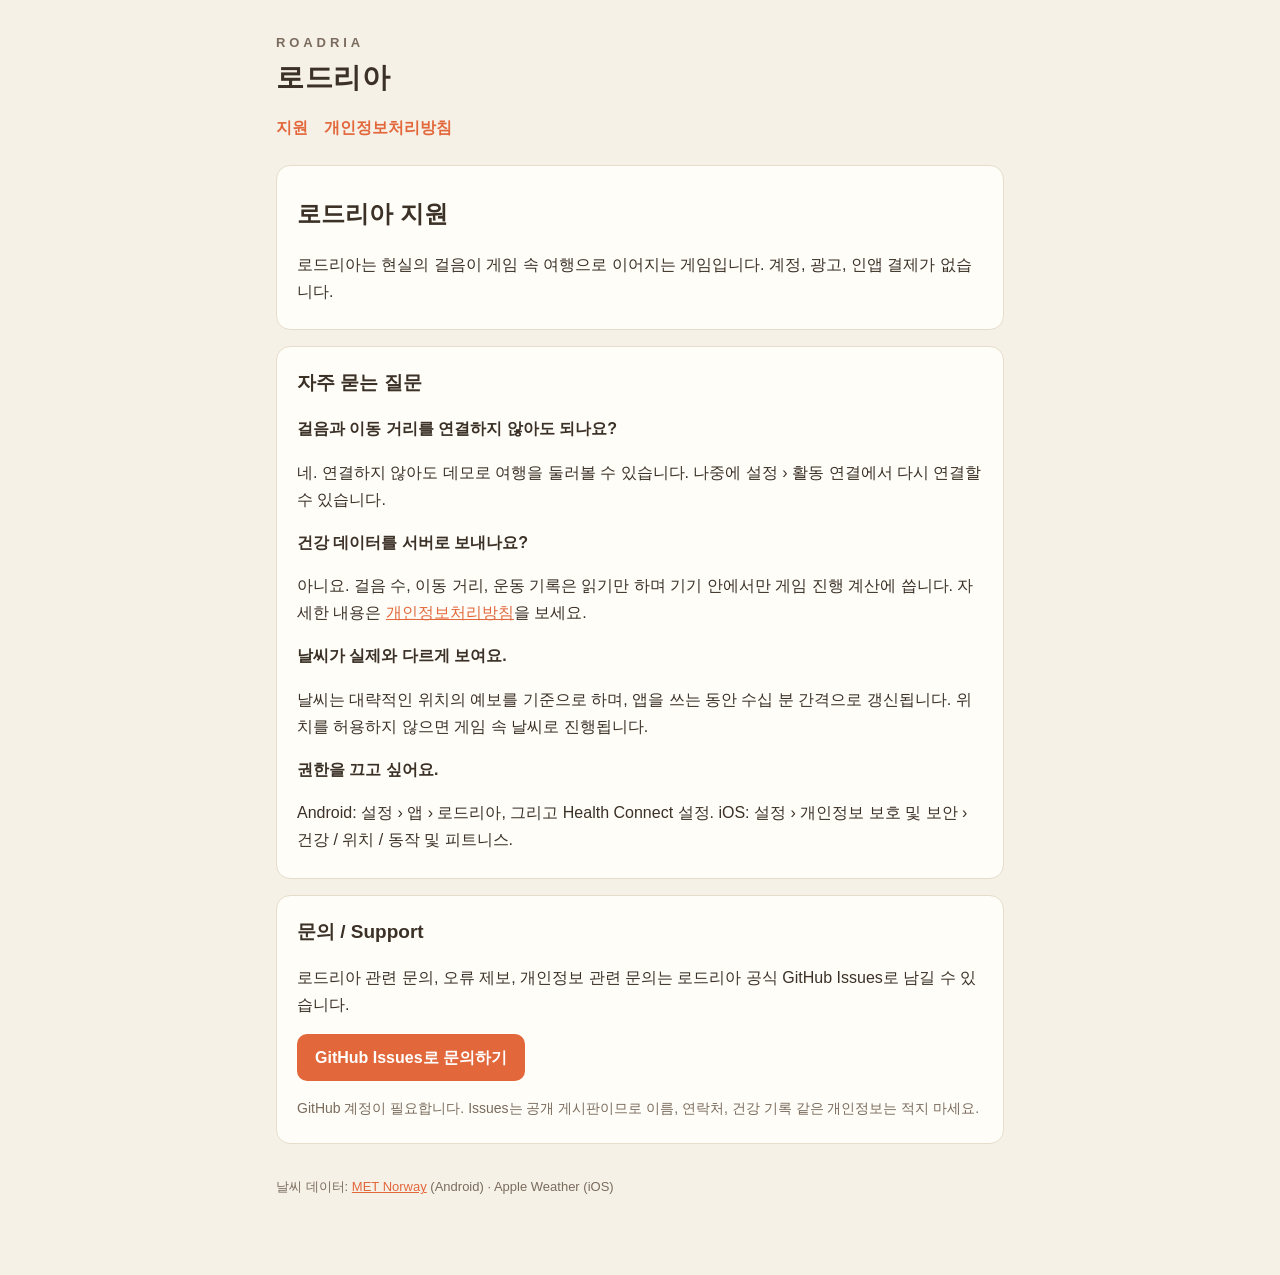
<file: index.html>
<!doctype html>
<html lang="ko">
<head>
  <meta charset="utf-8">
  <meta name="viewport" content="width=device-width, initial-scale=1">
  <title>로드리아 지원</title>
  <link rel="stylesheet" href="style.css">
</head>
<body>
<main>
  <header>
    <p class="brand"><small>ROADRIA</small>로드리아</p>
  </header>
  <nav>
    <a href="index.html">지원</a>
    <a href="privacy.html">개인정보처리방침</a>
  </nav>

  <section>
    <h1>로드리아 지원</h1>
    <p>로드리아는 현실의 걸음이 게임 속 여행으로 이어지는 게임입니다. 계정, 광고, 인앱 결제가 없습니다.</p>
  </section>

  <section>
    <h2>자주 묻는 질문</h2>
    <h3>걸음과 이동 거리를 연결하지 않아도 되나요?</h3>
    <p>네. 연결하지 않아도 데모로 여행을 둘러볼 수 있습니다. 나중에 설정 › 활동 연결에서 다시 연결할 수 있습니다.</p>
    <h3>건강 데이터를 서버로 보내나요?</h3>
    <p>아니요. 걸음 수, 이동 거리, 운동 기록은 읽기만 하며 기기 안에서만 게임 진행 계산에 씁니다. 자세한 내용은 <a href="privacy.html">개인정보처리방침</a>을 보세요.</p>
    <h3>날씨가 실제와 다르게 보여요.</h3>
    <p>날씨는 대략적인 위치의 예보를 기준으로 하며, 앱을 쓰는 동안 수십 분 간격으로 갱신됩니다. 위치를 허용하지 않으면 게임 속 날씨로 진행됩니다.</p>
    <h3>권한을 끄고 싶어요.</h3>
    <p>Android: 설정 › 앱 › 로드리아, 그리고 Health Connect 설정. iOS: 설정 › 개인정보 보호 및 보안 › 건강 / 위치 / 동작 및 피트니스.</p>
  </section>

  <section id="contact">
    <h2>문의 / Support</h2>
    <p>로드리아 관련 문의, 오류 제보, 개인정보 관련 문의는 로드리아 공식 GitHub Issues로 남길 수 있습니다.</p>
    <p><a class="button" href="https://github.com/wlsdntjd123-lang/roadria-support/issues/new">GitHub Issues로 문의하기</a></p>
    <p class="muted">GitHub 계정이 필요합니다. Issues는 공개 게시판이므로 이름, 연락처, 건강 기록 같은 개인정보는 적지 마세요.</p>
  </section>

  <footer>
    <p>날씨 데이터: <a href="https://www.met.no/en/free-meteorological-data/Licensing-and-crediting">MET Norway</a> (Android) · Apple Weather (iOS)</p>
  </footer>
</main>
</body>
</html>
</file>
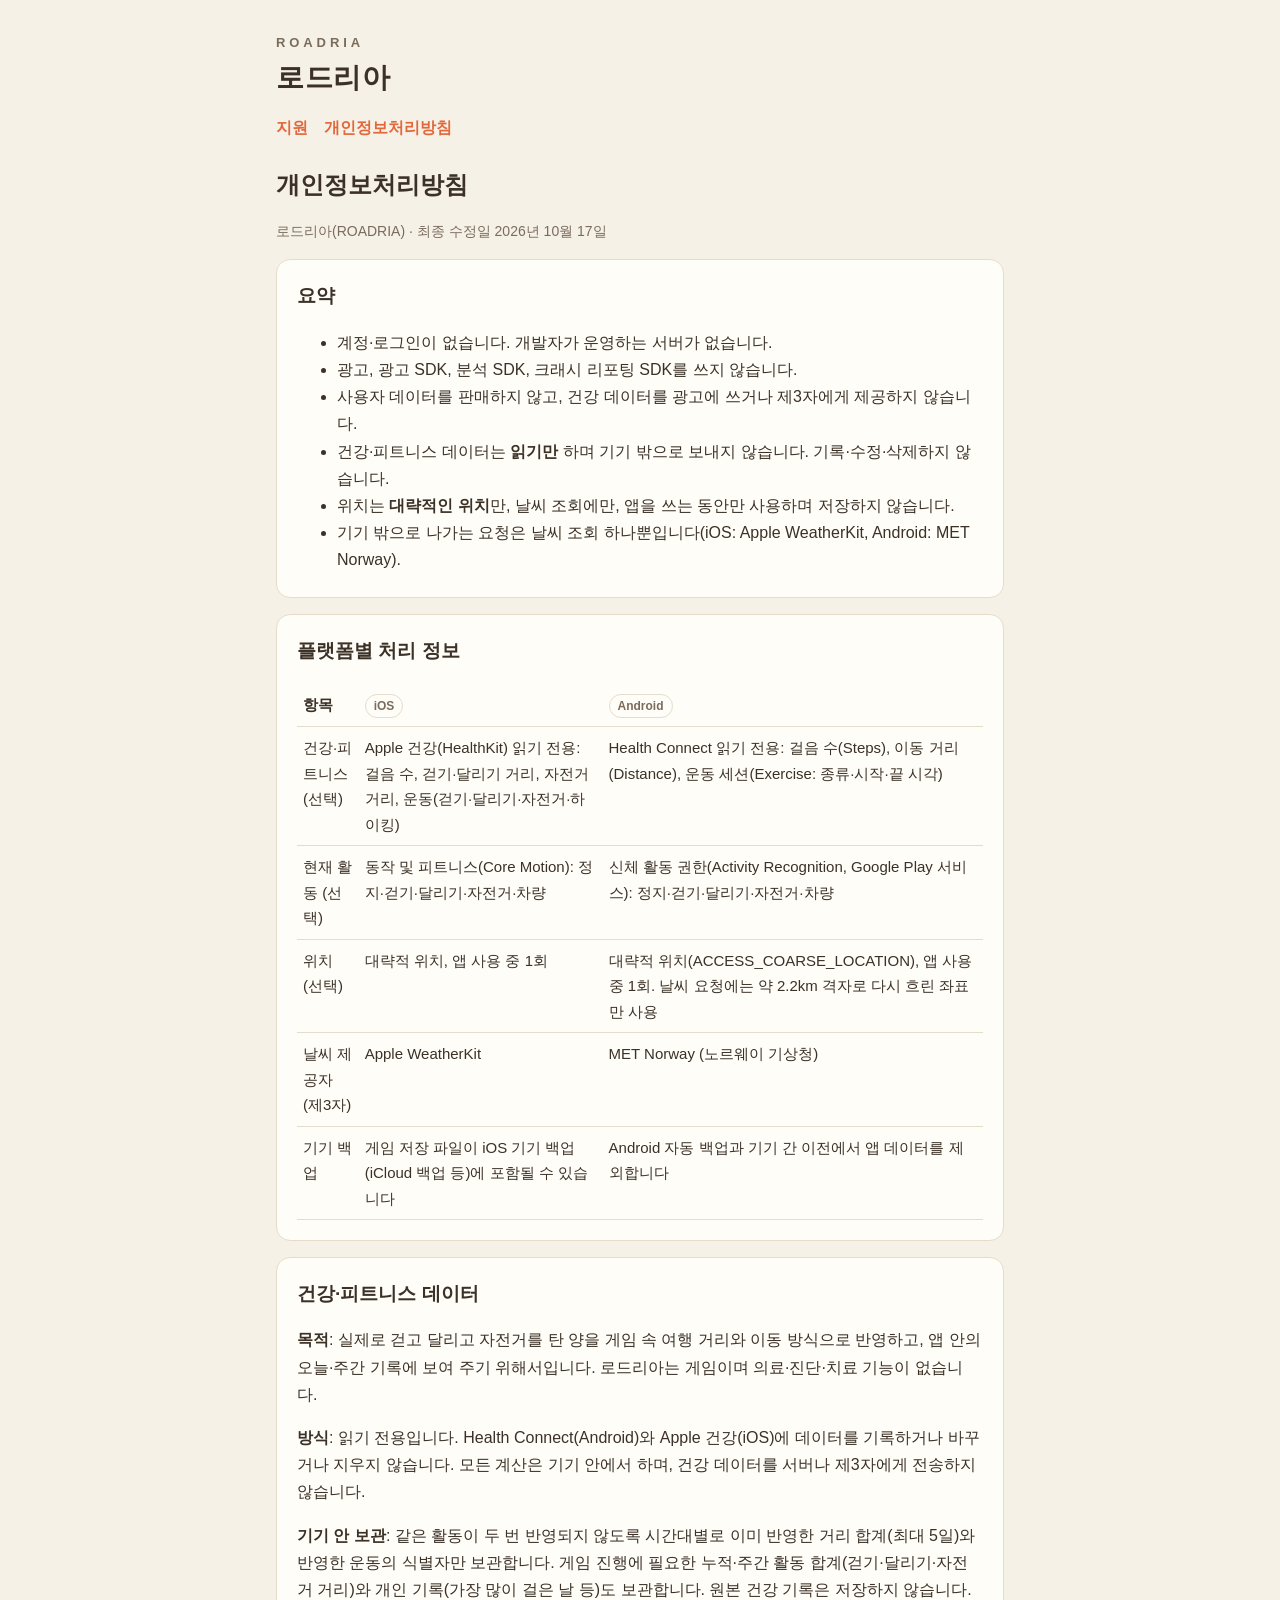
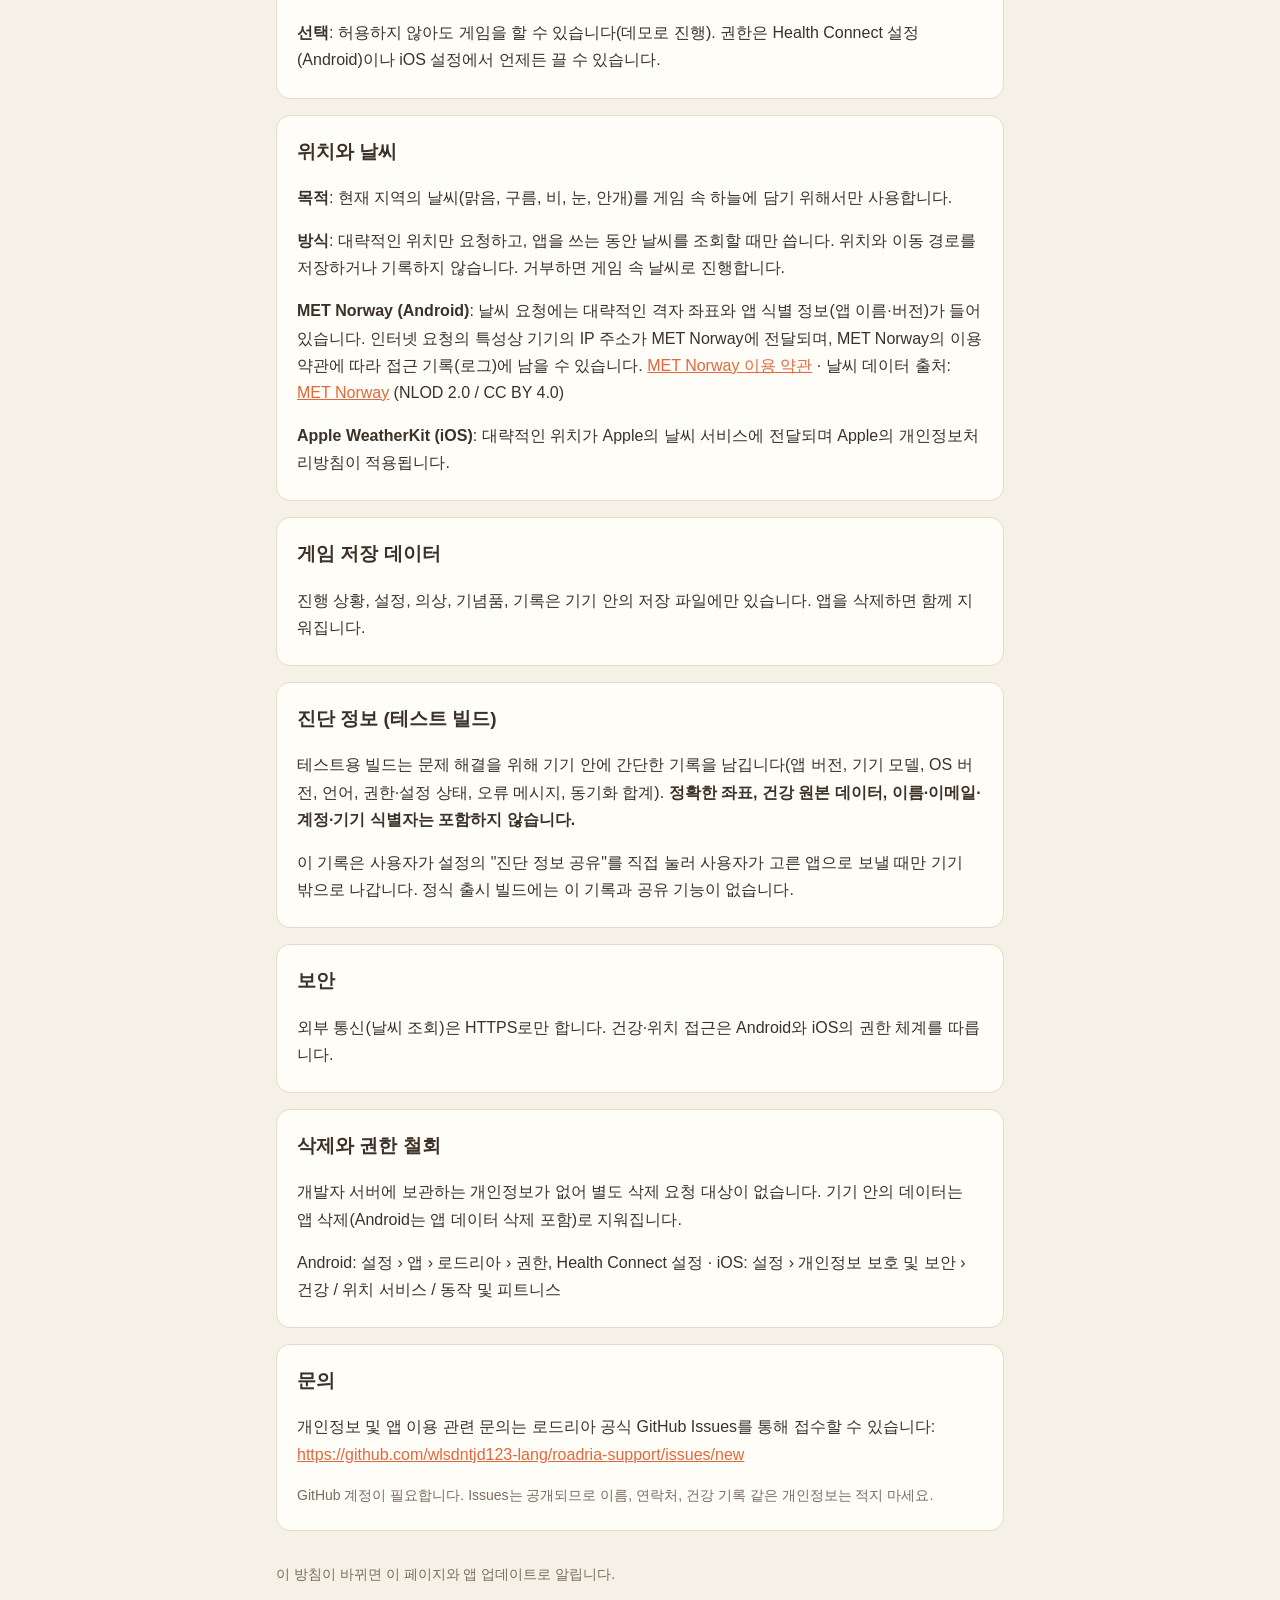
<file: privacy.html>
<!doctype html>
<html lang="ko">
<head>
  <meta charset="utf-8">
  <meta name="viewport" content="width=device-width, initial-scale=1">
  <title>로드리아 개인정보처리방침</title>
  <link rel="stylesheet" href="style.css">
</head>
<body>
<main>
  <header>
    <p class="brand"><small>ROADRIA</small>로드리아</p>
  </header>
  <nav>
    <a href="index.html">지원</a>
    <a href="privacy.html">개인정보처리방침</a>
  </nav>

  <h1>개인정보처리방침</h1>
  <p class="muted">로드리아(ROADRIA) · 최종 수정일 2026년 10월 17일</p>

  <section>
    <h2>요약</h2>
    <ul>
      <li>계정·로그인이 없습니다. 개발자가 운영하는 서버가 없습니다.</li>
      <li>광고, 광고 SDK, 분석 SDK, 크래시 리포팅 SDK를 쓰지 않습니다.</li>
      <li>사용자 데이터를 판매하지 않고, 건강 데이터를 광고에 쓰거나 제3자에게 제공하지 않습니다.</li>
      <li>건강·피트니스 데이터는 <strong>읽기만</strong> 하며 기기 밖으로 보내지 않습니다. 기록·수정·삭제하지 않습니다.</li>
      <li>위치는 <strong>대략적인 위치</strong>만, 날씨 조회에만, 앱을 쓰는 동안만 사용하며 저장하지 않습니다.</li>
      <li>기기 밖으로 나가는 요청은 날씨 조회 하나뿐입니다(iOS: Apple WeatherKit, Android: MET Norway).</li>
    </ul>
  </section>

  <section>
    <h2>플랫폼별 처리 정보</h2>
    <div class="table-wrap"><table>
      <tr><th>항목</th><th><span class="tag">iOS</span></th><th><span class="tag">Android</span></th></tr>
      <tr><td>건강·피트니스 (선택)</td>
          <td>Apple 건강(HealthKit) 읽기 전용: 걸음 수, 걷기·달리기 거리, 자전거 거리, 운동(걷기·달리기·자전거·하이킹)</td>
          <td>Health Connect 읽기 전용: 걸음 수(Steps), 이동 거리(Distance), 운동 세션(Exercise: 종류·시작·끝 시각)</td></tr>
      <tr><td>현재 활동 (선택)</td>
          <td>동작 및 피트니스(Core Motion): 정지·걷기·달리기·자전거·차량</td>
          <td>신체 활동 권한(Activity Recognition, Google Play 서비스): 정지·걷기·달리기·자전거·차량</td></tr>
      <tr><td>위치 (선택)</td>
          <td>대략적 위치, 앱 사용 중 1회</td>
          <td>대략적 위치(ACCESS_COARSE_LOCATION), 앱 사용 중 1회. 날씨 요청에는 약 2.2km 격자로 다시 흐린 좌표만 사용</td></tr>
      <tr><td>날씨 제공자 (제3자)</td>
          <td>Apple WeatherKit</td>
          <td>MET Norway (노르웨이 기상청)</td></tr>
      <tr><td>기기 백업</td>
          <td>게임 저장 파일이 iOS 기기 백업(iCloud 백업 등)에 포함될 수 있습니다</td>
          <td>Android 자동 백업과 기기 간 이전에서 앱 데이터를 제외합니다</td></tr>
    </table></div>
  </section>

  <section>
    <h2>건강·피트니스 데이터</h2>
    <p><strong>목적</strong>: 실제로 걷고 달리고 자전거를 탄 양을 게임 속 여행 거리와 이동 방식으로 반영하고, 앱 안의 오늘·주간 기록에 보여 주기 위해서입니다. 로드리아는 게임이며 의료·진단·치료 기능이 없습니다.</p>
    <p><strong>방식</strong>: 읽기 전용입니다. Health Connect(Android)와 Apple 건강(iOS)에 데이터를 기록하거나 바꾸거나 지우지 않습니다. 모든 계산은 기기 안에서 하며, 건강 데이터를 서버나 제3자에게 전송하지 않습니다.</p>
    <p><strong>기기 안 보관</strong>: 같은 활동이 두 번 반영되지 않도록 시간대별로 이미 반영한 거리 합계(최대 5일)와 반영한 운동의 식별자만 보관합니다. 게임 진행에 필요한 누적·주간 활동 합계(걷기·달리기·자전거 거리)와 개인 기록(가장 많이 걸은 날 등)도 보관합니다. 원본 건강 기록은 저장하지 않습니다.</p>
    <p><strong>선택</strong>: 허용하지 않아도 게임을 할 수 있습니다(데모로 진행). 권한은 Health Connect 설정(Android)이나 iOS 설정에서 언제든 끌 수 있습니다.</p>
  </section>

  <section>
    <h2>위치와 날씨</h2>
    <p><strong>목적</strong>: 현재 지역의 날씨(맑음, 구름, 비, 눈, 안개)를 게임 속 하늘에 담기 위해서만 사용합니다.</p>
    <p><strong>방식</strong>: 대략적인 위치만 요청하고, 앱을 쓰는 동안 날씨를 조회할 때만 씁니다. 위치와 이동 경로를 저장하거나 기록하지 않습니다. 거부하면 게임 속 날씨로 진행합니다.</p>
    <p><strong>MET Norway (Android)</strong>: 날씨 요청에는 대략적인 격자 좌표와 앱 식별 정보(앱 이름·버전)가 들어 있습니다. 인터넷 요청의 특성상 기기의 IP 주소가 MET Norway에 전달되며, MET Norway의 이용 약관에 따라 접근 기록(로그)에 남을 수 있습니다.
      <a href="https://api.met.no/doc/TermsOfService">MET Norway 이용 약관</a> ·
      날씨 데이터 출처: <a href="https://www.met.no/en/free-meteorological-data/Licensing-and-crediting">MET Norway</a> (NLOD 2.0 / CC BY 4.0)</p>
    <p><strong>Apple WeatherKit (iOS)</strong>: 대략적인 위치가 Apple의 날씨 서비스에 전달되며 Apple의 개인정보처리방침이 적용됩니다.</p>
  </section>

  <section>
    <h2>게임 저장 데이터</h2>
    <p>진행 상황, 설정, 의상, 기념품, 기록은 기기 안의 저장 파일에만 있습니다. 앱을 삭제하면 함께 지워집니다.</p>
  </section>

  <section>
    <h2>진단 정보 (테스트 빌드)</h2>
    <p>테스트용 빌드는 문제 해결을 위해 기기 안에 간단한 기록을 남깁니다(앱 버전, 기기 모델, OS 버전, 언어, 권한·설정 상태, 오류 메시지, 동기화 합계). <strong>정확한 좌표, 건강 원본 데이터, 이름·이메일·계정·기기 식별자는 포함하지 않습니다.</strong></p>
    <p>이 기록은 사용자가 설정의 "진단 정보 공유"를 직접 눌러 사용자가 고른 앱으로 보낼 때만 기기 밖으로 나갑니다. 정식 출시 빌드에는 이 기록과 공유 기능이 없습니다.</p>
  </section>

  <section>
    <h2>보안</h2>
    <p>외부 통신(날씨 조회)은 HTTPS로만 합니다. 건강·위치 접근은 Android와 iOS의 권한 체계를 따릅니다.</p>
  </section>

  <section>
    <h2>삭제와 권한 철회</h2>
    <p>개발자 서버에 보관하는 개인정보가 없어 별도 삭제 요청 대상이 없습니다. 기기 안의 데이터는 앱 삭제(Android는 앱 데이터 삭제 포함)로 지워집니다.</p>
    <p>Android: 설정 › 앱 › 로드리아 › 권한, Health Connect 설정 · iOS: 설정 › 개인정보 보호 및 보안 › 건강 / 위치 서비스 / 동작 및 피트니스</p>
  </section>

  <section id="contact">
    <h2>문의</h2>
    <p>개인정보 및 앱 이용 관련 문의는 로드리아 공식 GitHub Issues를 통해 접수할 수 있습니다: <a href="https://github.com/wlsdntjd123-lang/roadria-support/issues/new">https://github.com/wlsdntjd123-lang/roadria-support/issues/new</a></p>
    <p class="muted">GitHub 계정이 필요합니다. Issues는 공개되므로 이름, 연락처, 건강 기록 같은 개인정보는 적지 마세요.</p>
  </section>

  <footer>
    <p class="muted">이 방침이 바뀌면 이 페이지와 앱 업데이트로 알립니다.</p>
  </footer>
</main>
</body>
</html>
</file>
<file: style.css>
:root {
  --bg: #f6f1e7;
  --card: #fffdf8;
  --ink: #3b3127;
  --ink-soft: #7a6c5d;
  --accent: #e2683c;
  --line: #e6dccb;
}
@media (prefers-color-scheme: dark) {
  :root { --bg: #1d1a16; --card: #262220; --ink: #efe6d8; --ink-soft: #b5a894; --accent: #f08a5d; --line: #3a332c; }
}
* { box-sizing: border-box; }
body {
  margin: 0; background: var(--bg); color: var(--ink);
  font-family: -apple-system, BlinkMacSystemFont, "Apple SD Gothic Neo", "Noto Sans KR", "Segoe UI", sans-serif;
  line-height: 1.7; font-size: 16px;
}
main { max-width: 760px; margin: 0 auto; padding: 32px 16px 64px; }
header .brand { font-size: 28px; font-weight: 800; letter-spacing: .02em; margin: 0; }
header .brand small { display: block; font-size: 13px; letter-spacing: .3em; color: var(--ink-soft); font-weight: 600; }
nav { margin: 12px 0 24px; display: flex; gap: 16px; flex-wrap: wrap; }
nav a { color: var(--accent); text-decoration: none; font-weight: 600; }
section { background: var(--card); border: 1px solid var(--line); border-radius: 14px; padding: 20px 20px 8px; margin: 16px 0; }
h1 { font-size: 24px; margin: 8px 0 4px; }
h2 { font-size: 19px; margin: 0 0 8px; }
h3 { font-size: 16px; margin: 16px 0 4px; }
.tag { display: inline-block; font-size: 12px; font-weight: 700; padding: 1px 8px; border-radius: 999px; border: 1px solid var(--line); color: var(--ink-soft); margin-right: 6px; }
table { width: 100%; border-collapse: collapse; font-size: 15px; margin: 8px 0 12px; }
th, td { text-align: left; padding: 8px 6px; border-bottom: 1px solid var(--line); vertical-align: top; }
.muted { color: var(--ink-soft); font-size: 14px; }
footer { color: var(--ink-soft); font-size: 13px; margin-top: 32px; }
a { color: var(--accent); overflow-wrap: anywhere; }
.button { display: inline-block; background: var(--accent); color: #fff; text-decoration: none; font-weight: 700; padding: 10px 18px; border-radius: 10px; }

.table-wrap { overflow-x: auto; -webkit-overflow-scrolling: touch; }
.table-wrap table { min-width: 560px; }
@media (max-width: 480px) {
  body { font-size: 15px; }
  header .brand { font-size: 24px; }
  section { padding: 16px 14px 4px; }
}
</file>
